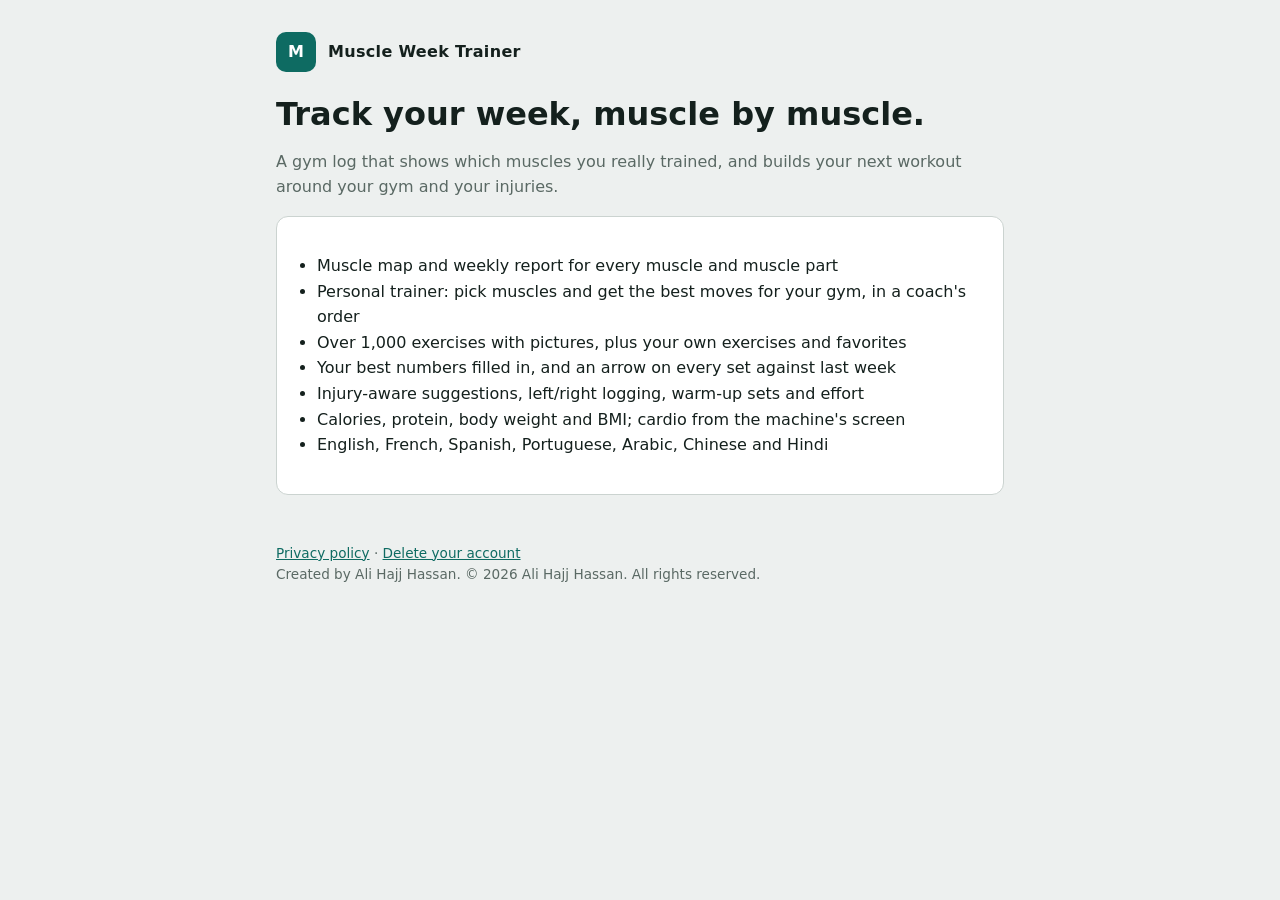
<file: index.html>
<!doctype html><html lang="en"><head><meta charset="utf-8"><meta name="viewport" content="width=device-width,initial-scale=1">
<title>Muscle Week Trainer</title><meta name="description" content="Gym log that shows which muscles you trained this week, with a personal trainer, injury-safe suggestions and 7 languages.">
<link rel="stylesheet" href="style.css"><script src="config.js"></script></head><body><main>
<header class="top"><span class="logo">M</span><a href="index.html">Muscle Week Trainer</a></header>
<h1>Track your week, muscle by muscle.</h1>
<p class="muted">A gym log that shows which muscles you really trained, and builds your next workout around your gym and your injuries.</p>
<p id="play"></p>
<div class="card"><ul>
<li>Muscle map and weekly report for every muscle and muscle part</li>
<li>Personal trainer: pick muscles and get the best moves for your gym, in a coach's order</li>
<li>Over 1,000 exercises with pictures, plus your own exercises and favorites</li>
<li>Your best numbers filled in, and an arrow on every set against last week</li>
<li>Injury-aware suggestions, left/right logging, warm-up sets and effort</li>
<li>Calories, protein, body weight and BMI; cardio from the machine's screen</li>
<li>English, French, Spanish, Portuguese, Arabic, Chinese and Hindi</li>
</ul></div>
<footer><a href="privacy.html">Privacy policy</a> · <a href="delete-account.html">Delete your account</a><br>Created by Ali Hajj Hassan. © <span id="y"></span> Ali Hajj Hassan. All rights reserved.</footer>
<script>document.getElementById('y').textContent=new Date().getFullYear(); if(SITE.playStoreUrl) document.getElementById('play').innerHTML='<a href="'+SITE.playStoreUrl+'"><button>Get it on Google Play</button></a>';</script>
</main></body></html>
</file>
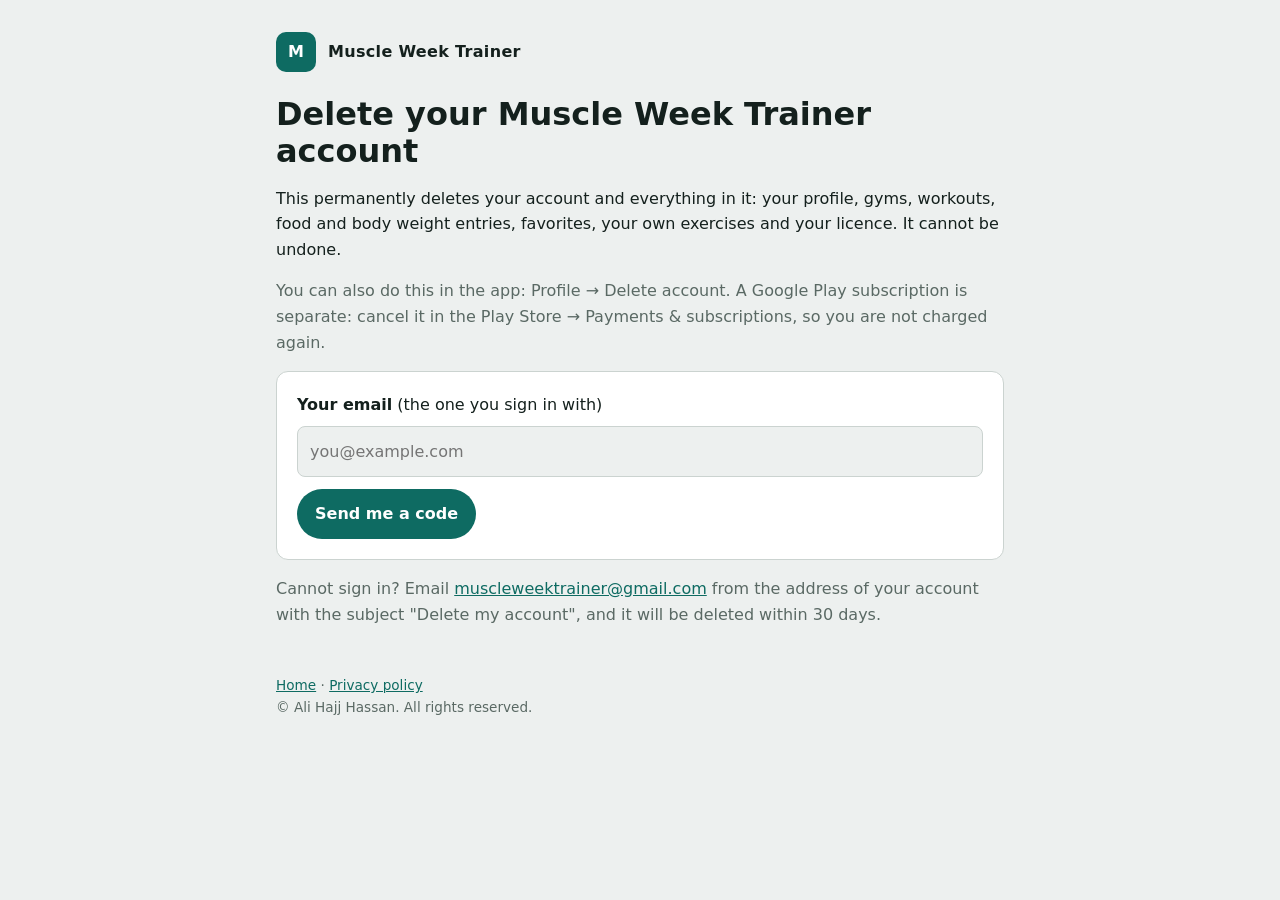
<file: delete-account.html>
<!doctype html><html lang="en"><head><meta charset="utf-8"><meta name="viewport" content="width=device-width,initial-scale=1">
<title>Delete your account · Muscle Week Trainer</title><link rel="stylesheet" href="style.css">
<meta http-equiv="Content-Security-Policy" content="default-src 'self'; script-src 'self' 'unsafe-inline'; style-src 'self' 'unsafe-inline'; connect-src https://*.supabase.co; img-src 'self' data:; object-src 'none'; base-uri 'self'; form-action 'none'"><script src="config.js"></script><script src="supabase.js"></script></head><body><main>
<header class="top"><span class="logo">M</span><a href="index.html">Muscle Week Trainer</a></header>
<h1>Delete your Muscle Week Trainer account</h1>
<p>This permanently deletes your account and everything in it: your profile, gyms, workouts, food and body weight entries, favorites, your own exercises and your licence. It cannot be undone.</p>
<p class="muted">You can also do this in the app: Profile → Delete account. A Google Play subscription is separate: cancel it in the Play Store → Payments &amp; subscriptions, so you are not charged again.</p>

<div class="card" id="box">
  <div id="step1">
    <label for="email"><b>Your email</b> (the one you sign in with)</label>
    <input id="email" type="email" autocomplete="email" placeholder="you@example.com" style="margin:8px 0 12px">
    <button id="send">Send me a code</button>
  </div>
  <div id="step2" hidden>
    <p>We sent a 6-digit code to <b id="who"></b>. It can take a minute; check spam too.</p>
    <input id="code" inputmode="numeric" autocomplete="one-time-code" placeholder="123456" style="margin:0 0 12px;letter-spacing:.2em">
    <button id="check">Continue</button>
  </div>
  <div id="step3" hidden>
    <p><b>Delete the account <span id="who2"></span> and all its data?</b></p>
    <button class="danger" id="del">Yes, delete everything</button>
  </div>
  <div id="msg" class="msg" hidden></div>
</div>

<p class="muted">Cannot sign in? Email <a class="mail" href="#"></a> from the address of your account with the subject "Delete my account", and it will be deleted within 30 days.</p>
<footer><a href="index.html">Home</a> · <a href="privacy.html">Privacy policy</a><br>© Ali Hajj Hassan. All rights reserved.</footer>
<script>
document.querySelectorAll('a.mail').forEach(a=>{a.textContent=SITE.supportEmail;a.href='mailto:'+SITE.supportEmail+'?subject=Delete%20my%20account';});
const $=id=>document.getElementById(id), say=t=>{ $('msg').hidden=!t; $('msg').textContent=t||''; };
const sb=window.supabase.createClient(SITE.supabaseUrl,SITE.supabaseAnonKey,{auth:{persistSession:false}});
let email='';
$('send').onclick=async()=>{ email=$('email').value.trim().toLowerCase(); if(!/^[^\s@]+@[^\s@]+\.[^\s@]+$/.test(email)){ say('Enter a valid email address.'); return; }
  $('send').disabled=true; say(''); const {error}=await sb.auth.signInWithOtp({email,options:{shouldCreateUser:false}}); $('send').disabled=false;
  if(error){ say(/not found|signups not allowed/i.test(error.message)?'There is no account with this email.':'Could not send the code: '+error.message); return; }
  $('who').textContent=email; $('step1').hidden=true; $('step2').hidden=false; };
$('check').onclick=async()=>{ const token=$('code').value.trim(); if(token.length<6){ say('Enter the code from the email.'); return; }
  $('check').disabled=true; const {error}=await sb.auth.verifyOtp({email,token,type:'email'}); $('check').disabled=false;
  if(error){ say('That code did not work. Check the newest email.'); return; }
  say(''); $('who2').textContent=email; $('step2').hidden=true; $('step3').hidden=false; };
$('del').onclick=async()=>{ $('del').disabled=true; const {error}=await sb.rpc('delete_my_account');
  if(error){ $('del').disabled=false; say('Could not delete the account: '+error.message); return; }
  await sb.auth.signOut(); $('step3').hidden=true; say('Your account and all its data were deleted.'); };
</script>
</main></body></html>
</file>
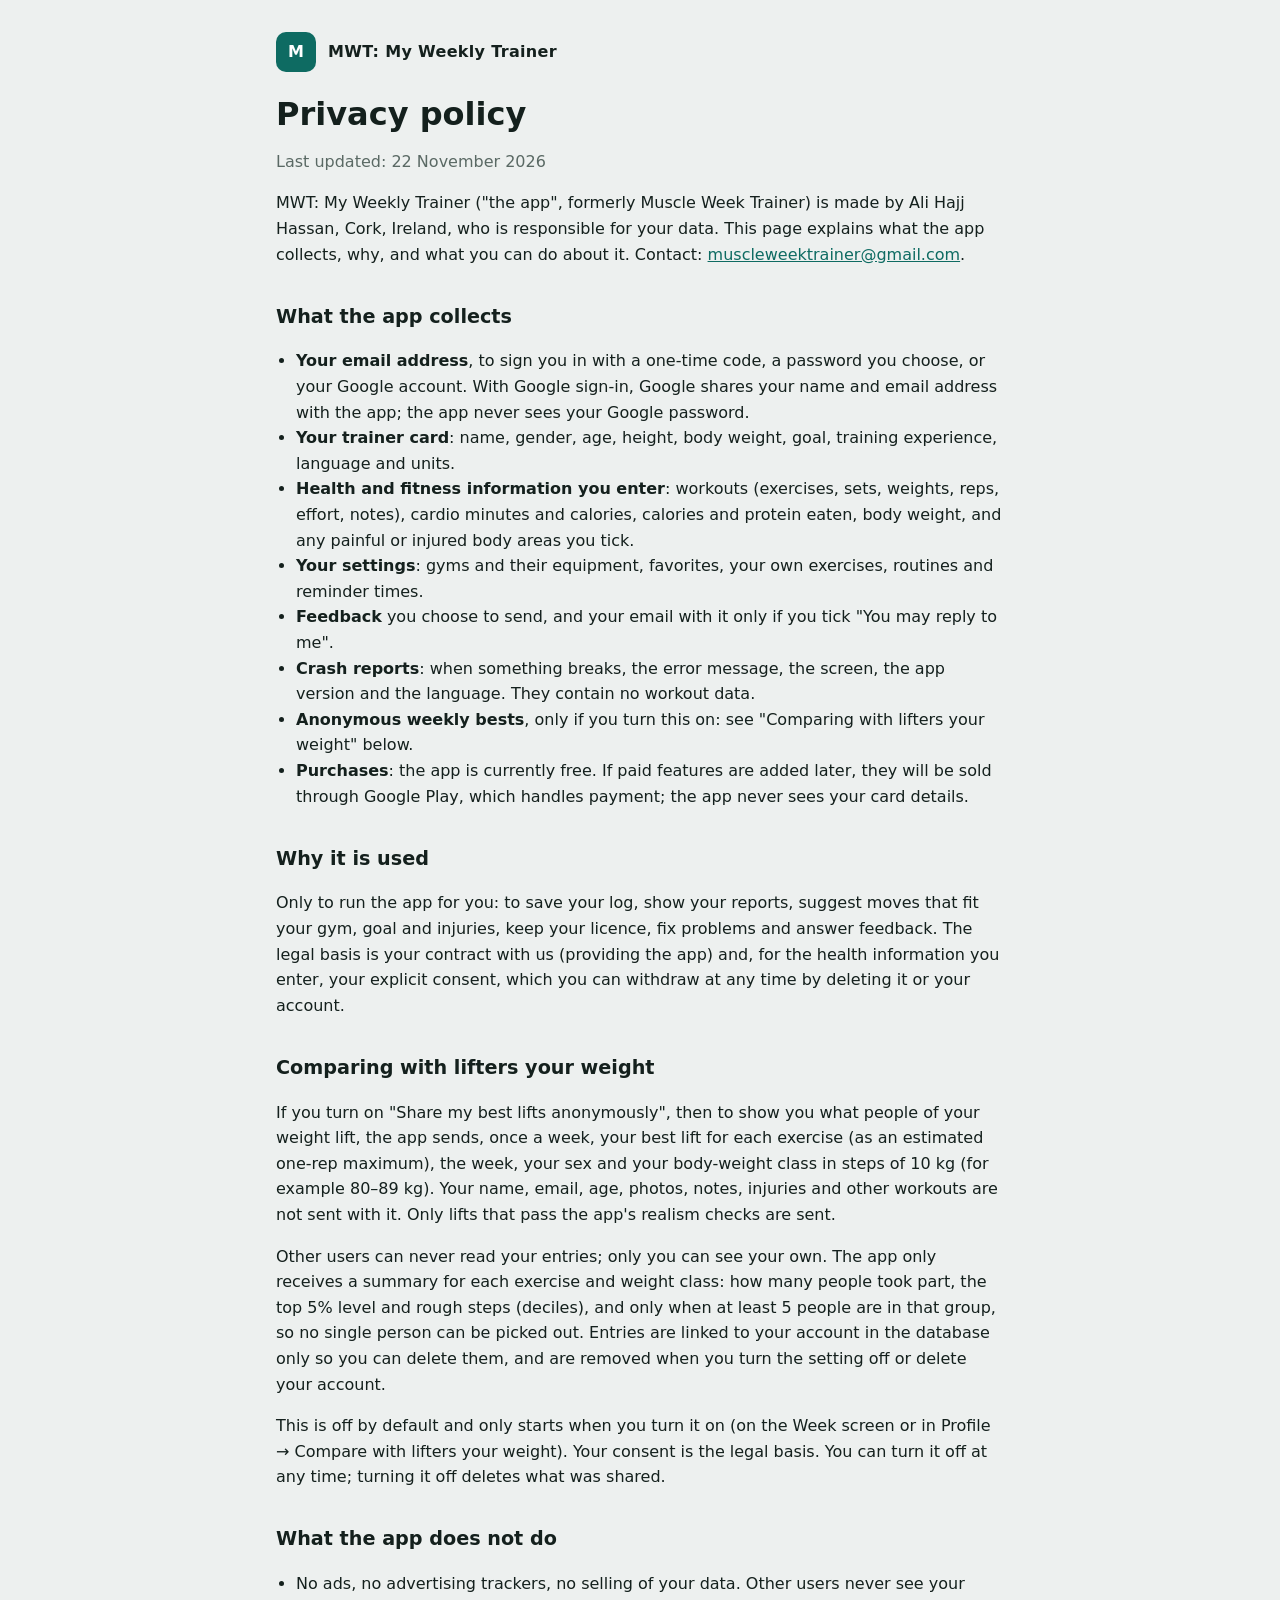
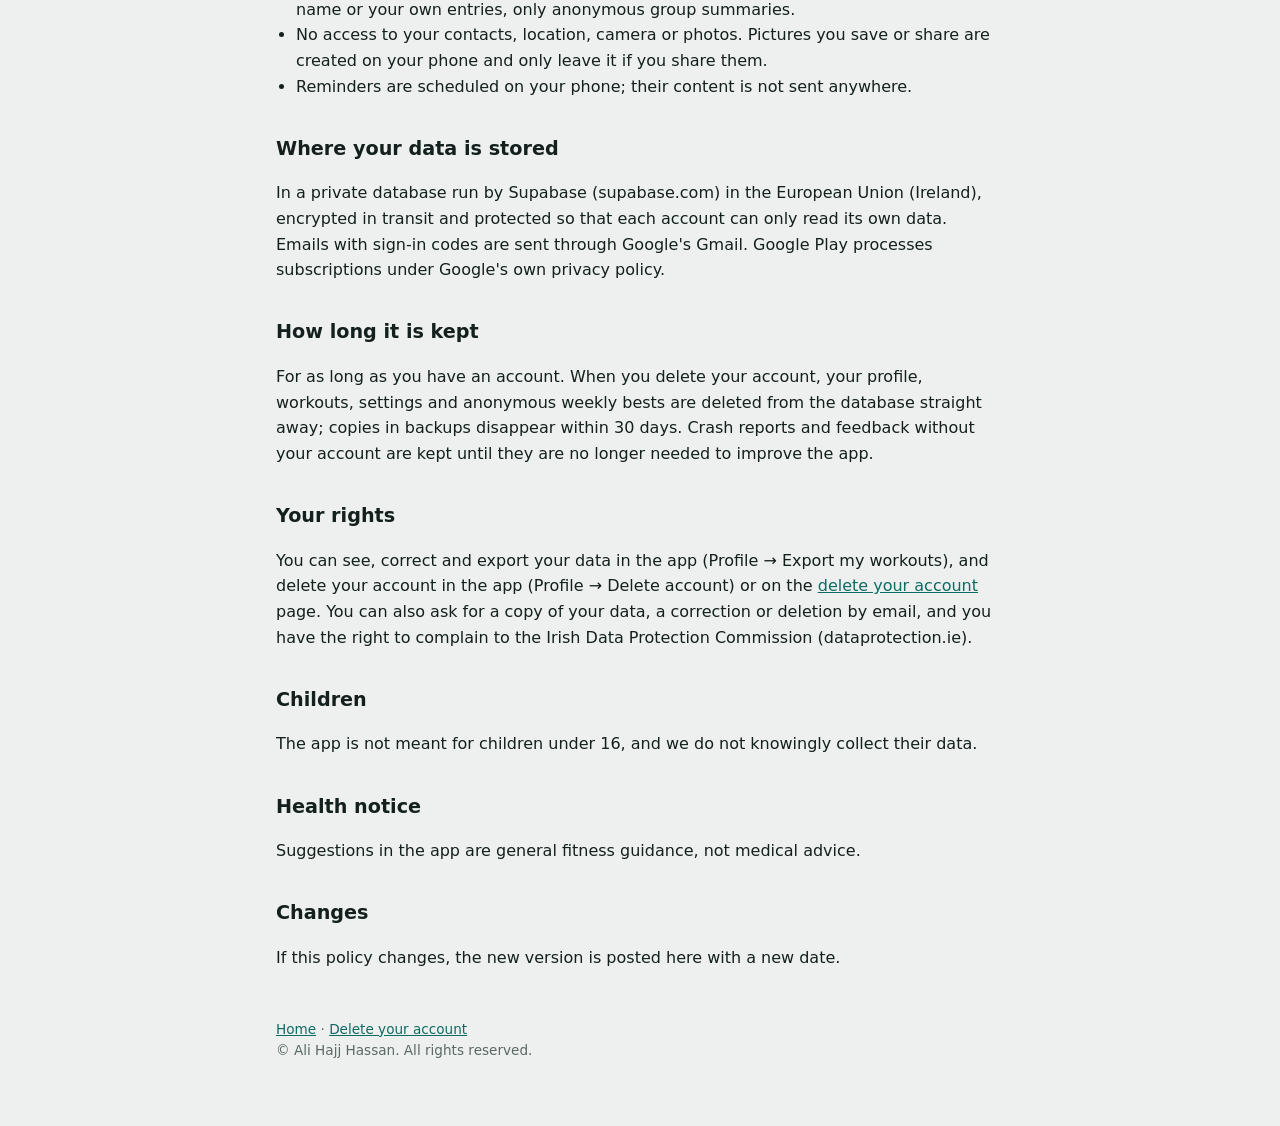
<file: privacy.html>
<!doctype html><html lang="en"><head><meta charset="utf-8"><meta name="viewport" content="width=device-width,initial-scale=1">
<title>Privacy policy · MWT: My Weekly Trainer</title><link rel="stylesheet" href="style.css"><script src="config.js"></script></head><body><main>
<header class="top"><span class="logo">M</span><a href="index.html">MWT: My Weekly Trainer</a></header>
<h1>Privacy policy</h1>
<p class="muted">Last updated: 22 November 2026</p>
<p>MWT: My Weekly Trainer ("the app", formerly Muscle Week Trainer) is made by Ali Hajj Hassan, Cork, Ireland, who is responsible for your data. This page explains what the app collects, why, and what you can do about it. Contact: <a class="mail" href="#"></a>.</p>

<h2>What the app collects</h2>
<ul>
<li><b>Your email address</b>, to sign you in with a one-time code, a password you choose, or your Google account. With Google sign-in, Google shares your name and email address with the app; the app never sees your Google password.</li>
<li><b>Your trainer card</b>: name, gender, age, height, body weight, goal, training experience, language and units.</li>
<li><b>Health and fitness information you enter</b>: workouts (exercises, sets, weights, reps, effort, notes), cardio minutes and calories, calories and protein eaten, body weight, and any painful or injured body areas you tick.</li>
<li><b>Your settings</b>: gyms and their equipment, favorites, your own exercises, routines and reminder times.</li>
<li><b>Feedback</b> you choose to send, and your email with it only if you tick "You may reply to me".</li>
<li><b>Crash reports</b>: when something breaks, the error message, the screen, the app version and the language. They contain no workout data.</li>
<li><b>Anonymous weekly bests</b>, only if you turn this on: see "Comparing with lifters your weight" below.</li>
<li><b>Purchases</b>: the app is currently free. If paid features are added later, they will be sold through Google Play, which handles payment; the app never sees your card details.</li>
</ul>

<h2>Why it is used</h2>
<p>Only to run the app for you: to save your log, show your reports, suggest moves that fit your gym, goal and injuries, keep your licence, fix problems and answer feedback. The legal basis is your contract with us (providing the app) and, for the health information you enter, your explicit consent, which you can withdraw at any time by deleting it or your account.</p>

<h2>Comparing with lifters your weight</h2>
<p>If you turn on "Share my best lifts anonymously", then to show you what people of your weight lift, the app sends, once a week, your best lift for each exercise (as an estimated one-rep maximum), the week, your sex and your body-weight class in steps of 10 kg (for example 80–89 kg). Your name, email, age, photos, notes, injuries and other workouts are not sent with it. Only lifts that pass the app's realism checks are sent.</p>
<p>Other users can never read your entries; only you can see your own. The app only receives a summary for each exercise and weight class: how many people took part, the top 5% level and rough steps (deciles), and only when at least 5 people are in that group, so no single person can be picked out. Entries are linked to your account in the database only so you can delete them, and are removed when you turn the setting off or delete your account.</p>
<p>This is off by default and only starts when you turn it on (on the Week screen or in Profile → Compare with lifters your weight). Your consent is the legal basis. You can turn it off at any time; turning it off deletes what was shared.</p>

<h2>What the app does not do</h2>
<ul>
<li>No ads, no advertising trackers, no selling of your data. Other users never see your name or your own entries, only anonymous group summaries.</li>
<li>No access to your contacts, location, camera or photos. Pictures you save or share are created on your phone and only leave it if you share them.</li>
<li>Reminders are scheduled on your phone; their content is not sent anywhere.</li>
</ul>

<h2>Where your data is stored</h2>
<p>In a private database run by Supabase (supabase.com) in the European Union (Ireland), encrypted in transit and protected so that each account can only read its own data. Emails with sign-in codes are sent through Google's Gmail. Google Play processes subscriptions under Google's own privacy policy.</p>

<h2>How long it is kept</h2>
<p>For as long as you have an account. When you delete your account, your profile, workouts, settings and anonymous weekly bests are deleted from the database straight away; copies in backups disappear within 30 days. Crash reports and feedback without your account are kept until they are no longer needed to improve the app.</p>

<h2>Your rights</h2>
<p>You can see, correct and export your data in the app (Profile → Export my workouts), and delete your account in the app (Profile → Delete account) or on the <a href="delete-account.html">delete your account</a> page. You can also ask for a copy of your data, a correction or deletion by email, and you have the right to complain to the Irish Data Protection Commission (dataprotection.ie).</p>

<h2>Children</h2>
<p>The app is not meant for children under 16, and we do not knowingly collect their data.</p>

<h2>Health notice</h2>
<p>Suggestions in the app are general fitness guidance, not medical advice.</p>

<h2>Changes</h2>
<p>If this policy changes, the new version is posted here with a new date.</p>
<footer><a href="index.html">Home</a> · <a href="delete-account.html">Delete your account</a><br>© Ali Hajj Hassan. All rights reserved.</footer>
<script>document.querySelectorAll('a.mail').forEach(a=>{a.textContent=SITE.supportEmail;a.href='mailto:'+SITE.supportEmail;});</script>
</main></body></html>
</file>
<file: style.css>
:root{--bg:#EDF0EF;--surface:#fff;--fg:#14201D;--muted:#5A6964;--accent:#0E6B62;--line:#CBD3D0;--warn:#B3261E}
@media (prefers-color-scheme:dark){:root{--bg:#0F1614;--surface:#18211F;--fg:#E7EEEC;--muted:#93A39E;--accent:#4FC2B3;--line:#2C3835;--warn:#FF8A80}}
*{box-sizing:border-box}
body{margin:0;background:var(--bg);color:var(--fg);font:16px/1.6 system-ui,-apple-system,"Segoe UI",sans-serif}
main{max-width:760px;margin:0 auto;padding:32px 16px 64px}
header.top{display:flex;align-items:center;gap:12px;margin-bottom:24px}
header.top a{color:inherit;text-decoration:none;font-weight:800;letter-spacing:.02em}
.logo{width:40px;height:40px;border-radius:10px;background:var(--accent);display:grid;place-items:center;color:#fff;font-weight:900}
h1{font-size:2rem;line-height:1.15;margin:.2em 0 .4em}
h2{font-size:1.2rem;margin:1.8em 0 .4em}
.card{background:var(--surface);border:1px solid var(--line);border-radius:12px;padding:20px;margin:16px 0}
.muted{color:var(--muted)}
a{color:var(--accent)}
input{width:100%;padding:12px;border:1px solid var(--line);border-radius:8px;font:inherit;background:var(--bg);color:var(--fg)}
button{padding:12px 18px;border:0;border-radius:999px;background:var(--accent);color:#fff;font:inherit;font-weight:700;cursor:pointer}
button.danger{background:var(--warn)}
button:disabled{opacity:.5}
.msg{padding:10px 12px;border-radius:8px;border:1px solid var(--line);margin-top:12px}
footer{margin-top:48px;font-size:.85rem;color:var(--muted)}
ul{padding-left:20px}
</file>
